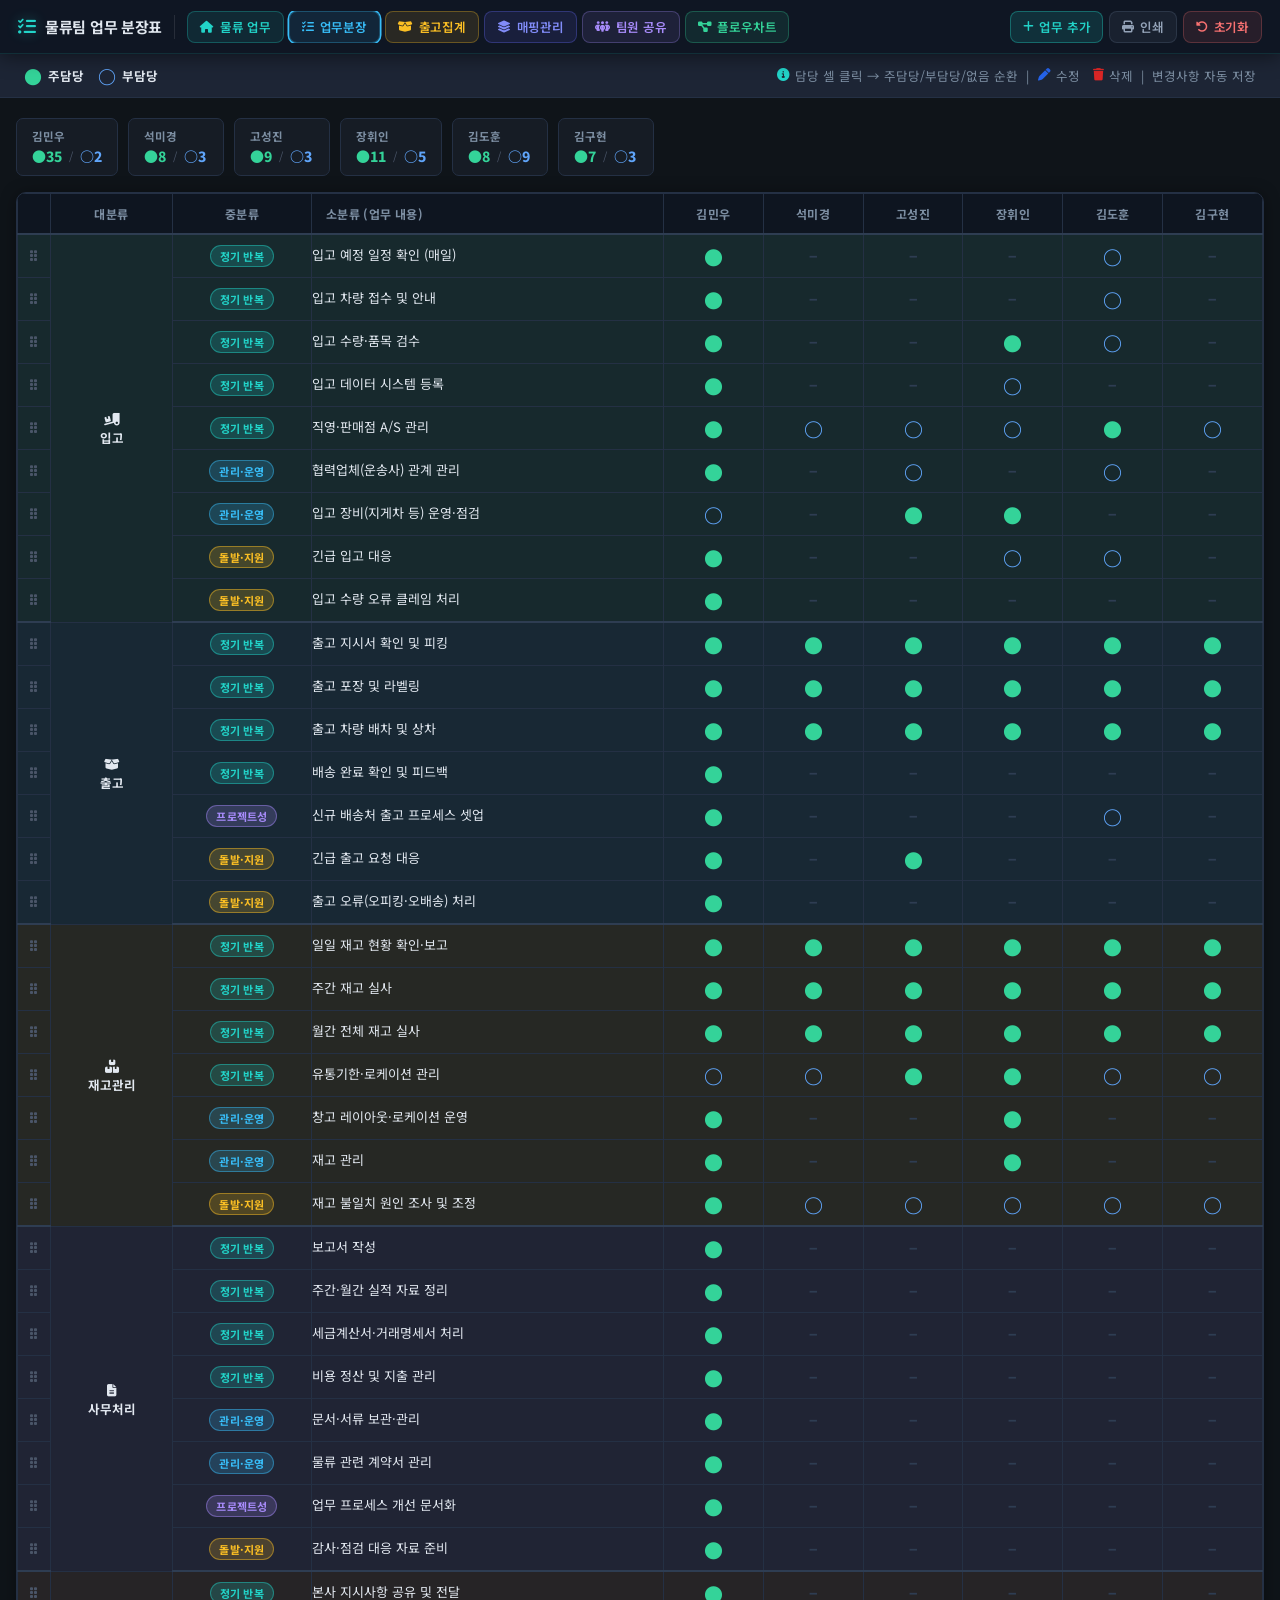
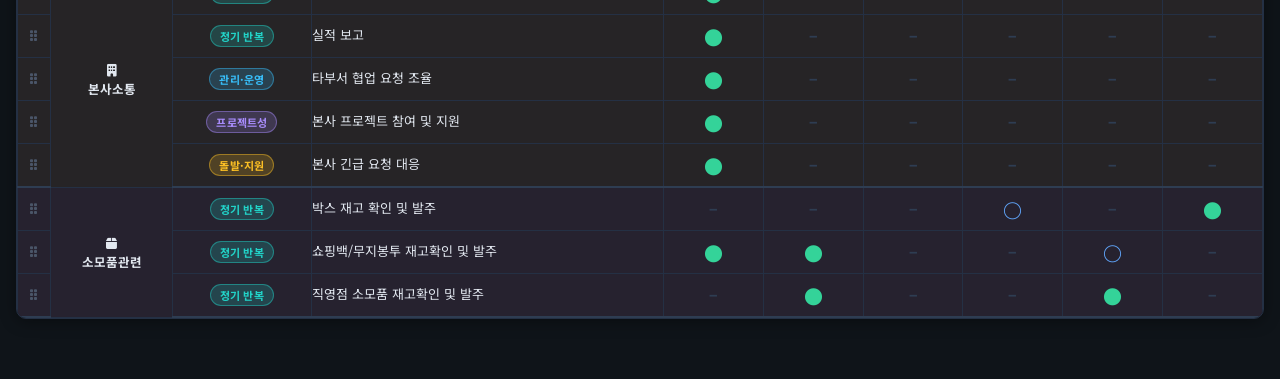
<file: duty.html>
<!DOCTYPE html>
<html lang="ko">
<head>
  <meta charset="UTF-8"/>
  <meta name="viewport" content="width=device-width, initial-scale=1.0"/>
  <title>물류팀 업무 분장표</title>
  <link rel="stylesheet" href="css/duty.css?v=20260422b"/>
  <link rel="stylesheet" href="css/nav.css?v=20260422"/>
  <link rel="stylesheet" href="css/shared-header.css?v=20260426"/>
  <link rel="stylesheet" href="https://cdn.jsdelivr.net/npm/@fortawesome/fontawesome-free@6.4.0/css/all.min.css"/>
  <link href="https://fonts.googleapis.com/css2?family=Noto+Sans+KR:wght@300;400;500;600;700&display=swap" rel="stylesheet"/>
</head>
<body>

  <!-- 헤더 -->
  <header class="gh-header no-print">
    <div class="gh-inner">
      <div class="gh-logo">
        <i class="fas fa-list-check gh-logo-icon"></i>
        <span class="gh-title">물류팀 업무 분장표</span>
      </div>
      <div class="gh-divider"></div>
      <nav class="gh-nav">
        <a href="index.html"          class="gh-btn gh-btn-main">  <i class="fas fa-house"></i>            <span>물류 업무</span></a>
        <span class="gh-btn gh-btn-duty gh-active">                <i class="fas fa-list-check"></i>      <span>업무분장</span></span>
        <a href="shipment.html"       class="gh-btn gh-btn-ship">  <i class="fas fa-box-open"></i>        <span>출고집계</span></a>
        <a href="aggregator.html"     class="gh-btn gh-btn-agg">   <i class="fas fa-layer-group"></i>     <span>매핑관리</span></a>
        <a href="share.html"          class="gh-btn gh-btn-share"> <i class="fas fa-people-group"></i>    <span>팀원 공유</span></a>
        <a href="flow/flowchart.html" class="gh-btn gh-btn-flow">  <i class="fas fa-diagram-project"></i> <span>플로우차트</span></a>
        
        
</a>
      </nav>
      <div class="gh-actions">
        <button class="gh-btn gh-btn-add"   onclick="openAddModal()"><i class="fas fa-plus"></i>        <span>업무 추가</span></button>
        <button class="gh-btn gh-btn-print" onclick="window.print()"><i class="fas fa-print"></i>      <span>인쇄</span></button>
        <button class="gh-btn gh-btn-reset" onclick="resetAll()">   <i class="fas fa-rotate-left"></i> <span>초기화</span></button>
      </div>
    </div>
  </header>

  <!-- 안내 배너 -->
  <div class="duty-banner no-print">
    <span class="banner-legend">
      <span class="mark-primary">●</span> 주담당 &nbsp;
      <span class="mark-secondary">○</span> 부담당
    </span>
    <span class="banner-hint">
      <i class="fas fa-circle-info"></i>
      담당 셀 클릭 → 주담당/부담당/없음 순환 &nbsp;|&nbsp;
      <i class="fas fa-pen" style="color:#2563eb;"></i> 수정 &nbsp;
      <i class="fas fa-trash" style="color:#dc2626;"></i> 삭제 &nbsp;|&nbsp;
      변경사항 자동 저장
    </span>
  </div>

  <!-- 메인 테이블 -->
  <main class="duty-main">
    <div class="duty-table-wrap">
      <table class="duty-table" id="dutyTable">
        <thead>
          <tr class="thead-row">
            <th class="col-handle no-print"></th>
            <th class="col-cat1">대분류</th>
            <th class="col-cat2">중분류</th>
            <th class="col-task">소분류 (업무 내용)</th>
            <th class="col-member" data-member="김민우">김민우</th>
            <th class="col-member" data-member="석미경">석미경</th>
            <th class="col-member" data-member="고성진">고성진</th>
            <th class="col-member" data-member="장휘인">장휘인</th>
            <th class="col-member" data-member="김도훈">김도훈</th>
            <th class="col-member" data-member="김구현">김구현</th>
          </tr>
        </thead>
        <tbody id="dutyBody">
          <!-- JS로 생성 -->
        </tbody>
      </table>
    </div>
  </main>

  <!-- ── 업무 추가/수정 모달 ─────────────────────────── -->
  <div class="duty-modal-overlay" id="editModal">
    <div class="duty-modal">

      <div class="duty-modal-header">
        <span id="modalTitle"><i class="fas fa-pen-to-square"></i> 업무 추가</span>
        <button class="duty-modal-close" onclick="closeModal()"><i class="fas fa-xmark"></i></button>
      </div>

      <div class="duty-modal-body">
        <input type="hidden" id="modalRowId"/>

        <!-- 대분류 -->
        <div class="modal-field">
          <label class="modal-label"><i class="fas fa-layer-group"></i> 대분류</label>
          <select id="modalCat1" class="modal-select" onchange="toggleCat1New()"></select>
          <div id="cat1NewWrap" class="modal-new-wrap" style="display:none;">
            <input type="text" id="modalCat1New" class="modal-input" placeholder="새 대분류 이름 입력"/>
          </div>
        </div>

        <!-- 중분류 -->
        <div class="modal-field">
          <label class="modal-label"><i class="fas fa-tag"></i> 중분류</label>
          <select id="modalCat2" class="modal-select" onchange="toggleCat2New()"></select>
          <div id="cat2NewWrap" class="modal-new-wrap" style="display:none;">
            <input type="text" id="modalCat2New" class="modal-input" placeholder="새 중분류 이름 입력"/>
          </div>
        </div>

        <!-- 업무 내용 -->
        <div class="modal-field">
          <label class="modal-label"><i class="fas fa-file-lines"></i> 업무 내용 <span class="modal-required">*</span></label>
          <input type="text" id="modalTask" class="modal-input" placeholder="업무 내용을 입력하세요"/>
        </div>

        <!-- 담당자 설정 (JS로 동적 생성 – rebuildModalMembers()) -->
        <div class="modal-field">
          <label class="modal-label"><i class="fas fa-users"></i> 담당자 설정</label>
          <p class="modal-hint">클릭하여 주담당(●) / 부담당(○) / 없음(−) 순으로 변경</p>
          <div class="modal-members"><!-- JS가 채움 --></div>
        </div>
      </div>

      <div class="duty-modal-footer">
        <button class="duty-modal-btn btn-cancel" onclick="closeModal()">취소</button>
        <button class="duty-modal-btn btn-save" onclick="saveModal()"><i class="fas fa-check"></i> 저장</button>
      </div>

    </div>
  </div>

  <!-- 토스트 -->
  <div class="duty-toast" id="dutyToast"></div>

  <script src="js/members.js"></script>
  <script src="js/duty.js?v=20260422b"></script>
</body>
</html>
</file>
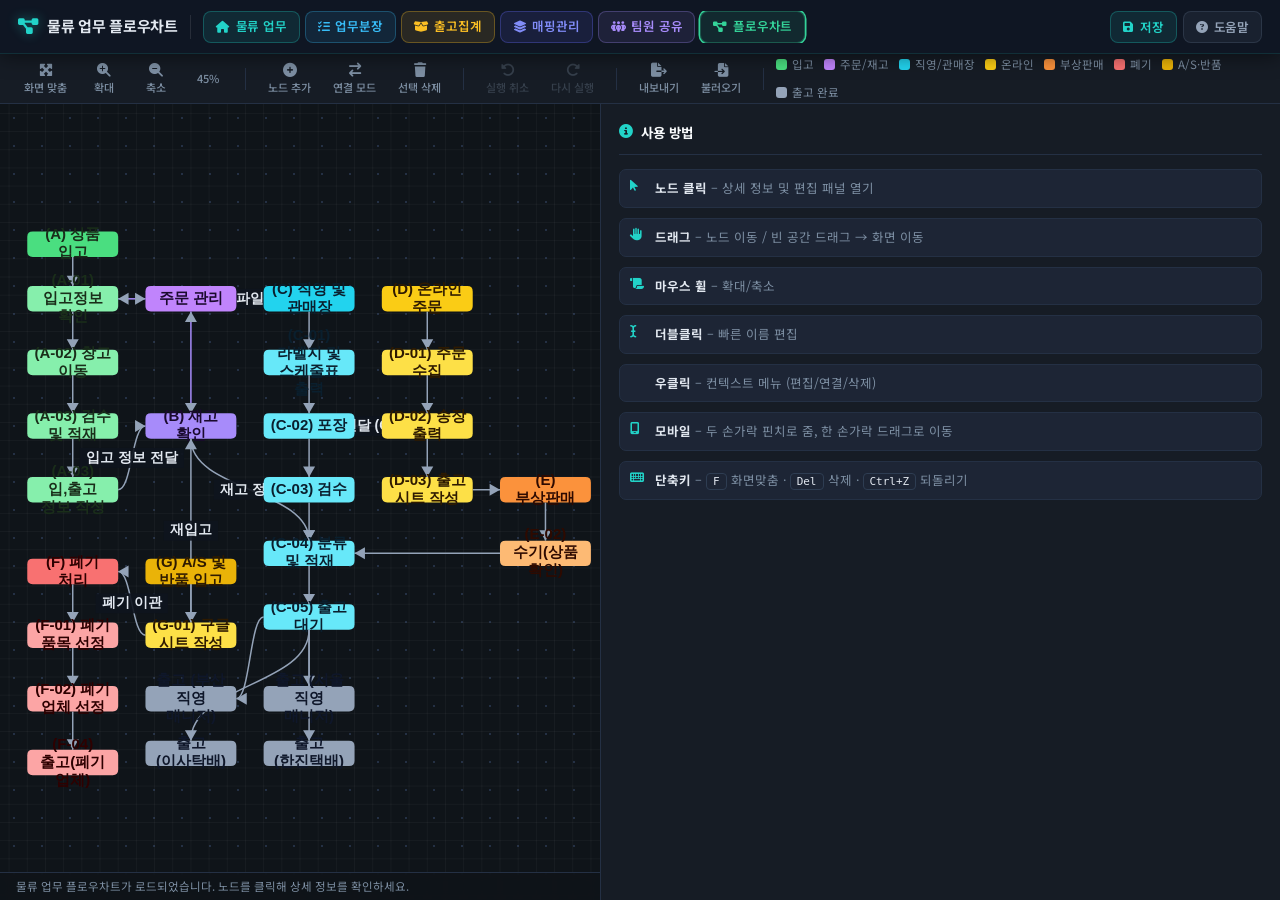
<file: flow/flowchart.html>
<!DOCTYPE html>
<html lang="ko">
<head>
  <meta charset="UTF-8"/>
  <meta name="viewport" content="width=device-width, initial-scale=1.0"/>
  <title>물류 업무 플로우차트</title>
  <link rel="stylesheet" href="../css/flow.css?v=20260422"/>
  <link rel="stylesheet" href="../css/nav.css?v=20260422"/>
  <link rel="stylesheet" href="../css/shared-header.css?v=20260426"/>
  <link rel="stylesheet" href="https://cdn.jsdelivr.net/npm/@fortawesome/fontawesome-free@6.4.0/css/all.min.css"/>
  <link href="https://fonts.googleapis.com/css2?family=Noto+Sans+KR:wght@300;400;500;600;700&display=swap" rel="stylesheet"/>
</head>
<body>

  <!-- ── 헤더 ───────────────────────────────────────── -->
  <header class="gh-header">
    <div class="gh-inner">
      <div class="gh-logo">
        <i class="fas fa-diagram-project gh-logo-icon"></i>
        <span class="gh-title">물류 업무 플로우차트</span>
      </div>
      <div class="gh-divider"></div>
      <nav class="gh-nav">
        <a href="../index.html"      class="gh-btn gh-btn-main">  <i class="fas fa-house"></i>            <span>물류 업무</span></a>
        <a href="../duty.html"       class="gh-btn gh-btn-duty">  <i class="fas fa-list-check"></i>      <span>업무분장</span></a>
        <a href="../shipment.html"   class="gh-btn gh-btn-ship">  <i class="fas fa-box-open"></i>        <span>출고집계</span></a>
        <a href="../aggregator.html" class="gh-btn gh-btn-agg">   <i class="fas fa-layer-group"></i>     <span>매핑관리</span></a>
        <a href="../share.html"      class="gh-btn gh-btn-share"> <i class="fas fa-people-group"></i>    <span>팀원 공유</span></a>
        <span class="gh-btn gh-btn-flow gh-active">               <i class="fas fa-diagram-project"></i> <span>플로우차트</span></span>
      
      </nav>
      <div class="gh-actions">
        <button class="gh-btn gh-btn-save"  id="btnSave"><i class="fas fa-floppy-disk"></i>    <span>저장</span></button>
        <button class="gh-btn gh-btn-print" id="btnHelp"><i class="fas fa-circle-question"></i> <span>도움말</span></button>
      </div>
    </div>
  </header>

  <!-- ── 툴바 ───────────────────────────────────────── -->
  <div class="toolbar">
    <div class="toolbar-group">
      <button class="tool-btn" id="btnFit" title="화면 맞춤 (F)"><i class="fas fa-maximize"></i>화면 맞춤</button>
      <button class="tool-btn" id="btnZoomIn" title="확대 (+)"><i class="fas fa-magnifying-glass-plus"></i>확대</button>
      <button class="tool-btn" id="btnZoomOut" title="축소 (-)"><i class="fas fa-magnifying-glass-minus"></i>축소</button>
      <span class="tool-btn" id="zoomLabel" style="cursor:default;min-width:50px;justify-content:center;">100%</span>
    </div>
    <div class="toolbar-sep"></div>
    <div class="toolbar-group">
      <button class="tool-btn" id="btnAddNode"><i class="fas fa-circle-plus"></i>노드 추가</button>
      <button class="tool-btn" id="btnConnect"><i class="fas fa-arrow-right-arrow-left"></i>연결 모드</button>
      <button class="tool-btn danger" id="btnDeleteSelected"><i class="fas fa-trash"></i>선택 삭제</button>
    </div>
    <div class="toolbar-sep"></div>
    <div class="toolbar-group">
      <button class="tool-btn" id="btnUndo" disabled><i class="fas fa-rotate-left"></i>실행 취소</button>
      <button class="tool-btn" id="btnRedo" disabled><i class="fas fa-rotate-right"></i>다시 실행</button>
    </div>
    <div class="toolbar-sep"></div>
    <div class="toolbar-group">
      <button class="tool-btn" id="btnExport"><i class="fas fa-file-export"></i>내보내기</button>
      <button class="tool-btn" id="btnImport"><i class="fas fa-file-import"></i>불러오기</button>
    </div>
    <div class="toolbar-sep"></div>
    <!-- 범례 -->
    <div class="toolbar-group legend" id="legendWrap">
      <span class="leg-item" style="--c:#4ade80">입고</span>
      <span class="leg-item" style="--c:#c084fc">주문/재고</span>
      <span class="leg-item" style="--c:#22d3ee">직영/관매장</span>
      <span class="leg-item" style="--c:#facc15">온라인</span>
      <span class="leg-item" style="--c:#fb923c">부상판매</span>
      <span class="leg-item" style="--c:#f87171">폐기</span>
      <span class="leg-item" style="--c:#eab308">A/S·반품</span>
      <span class="leg-item" style="--c:#94a3b8">출고 완료</span>
    </div>
  </div>

  <!-- ── 앱 본체 ─────────────────────────────────────── -->
  <div class="app-body">

    <!-- 캔버스 영역 -->
    <div class="canvas-wrap">
      <canvas id="flowCanvas"></canvas>

      <!-- 상태바 -->
      <div class="status-bar">
        <span id="statusMsg">노드를 클릭하면 상세 정보가 표시됩니다.</span>
        <span id="zoomStatus"></span>
      </div>

      <!-- 컨텍스트 메뉴 -->
      <div class="ctx-menu" id="ctxMenu">
        <div class="ctx-item" id="ctxEdit"><i class="fas fa-pen"></i> 편집</div>
        <div class="ctx-item" id="ctxConnect"><i class="fas fa-arrow-right-arrow-left"></i> 연결하기</div>
        <div class="ctx-sep"></div>
        <div class="ctx-item danger" id="ctxDelete"><i class="fas fa-trash"></i> 삭제</div>
      </div>

      <!-- 인라인 편집 -->
      <div class="inline-edit hidden" id="inlineEdit">
        <input type="text" id="inlineInput" placeholder="업무명 입력"/>
        <button id="inlineConfirm"><i class="fas fa-check"></i></button>
      </div>
    </div>

    <!-- 사이드 패널 -->
    <div class="side-panel" id="sidePanel">

      <!-- 가이드 패널 -->
      <div class="panel-section" id="panelGuide">
        <div class="panel-title"><i class="fas fa-circle-info"></i> 사용 방법</div>
        <ul class="guide-list">
          <li><i class="fas fa-mouse-pointer"></i><span><b>노드 클릭</b> – 상세 정보 및 편집 패널 열기</span></li>
          <li><i class="fas fa-hand"></i><span><b>드래그</b> – 노드 이동 / 빈 공간 드래그 → 화면 이동</span></li>
          <li><i class="fas fa-scroll"></i><span><b>마우스 휠</b> – 확대/축소</span></li>
          <li><i class="fas fa-i-cursor"></i><span><b>더블클릭</b> – 빠른 이름 편집</span></li>
          <li><i class="fas fa-right-click"></i><span><b>우클릭</b> – 컨텍스트 메뉴 (편집/연결/삭제)</span></li>
          <li><i class="fas fa-mobile-screen"></i><span><b>모바일</b> – 두 손가락 핀치로 줌, 한 손가락 드래그로 이동</span></li>
          <li><i class="fas fa-keyboard"></i><span><b>단축키</b> – <kbd>F</kbd> 화면맞춤 · <kbd>Del</kbd> 삭제 · <kbd>Ctrl+Z</kbd> 되돌리기</span></li>
        </ul>
      </div>

      <!-- 노드 편집 패널 -->
      <div class="panel-section hidden" id="panelNode">
        <div class="panel-title">
          <i class="fas fa-pen-to-square"></i> 노드 편집
          <button class="close-panel" id="btnCloseSide" title="닫기"><i class="fas fa-xmark"></i></button>
        </div>

        <div class="form-group">
          <label>그룹 <span class="hint">(색상 팔레트와 연동)</span></label>
          <select id="nodeGroup">
            <option value="A">입고 프로세스</option>
            <option value="ORDER">주문/재고 관리</option>
            <option value="C">직영/관매장 출고</option>
            <option value="D">온라인 주문</option>
            <option value="E">부상판매</option>
            <option value="F">폐기 처리</option>
            <option value="G">A/S 및 반품</option>
            <option value="OUT">출고 완료</option>
          </select>
        </div>

        <div class="form-group">
          <label>노드 ID <span class="hint">(연결선에 사용)</span></label>
          <input type="text" id="nodeId" placeholder="예: A-01"/>
        </div>

        <div class="form-group">
          <label>업무명 <span class="required">*</span></label>
          <input type="text" id="nodeLabel" placeholder="업무 이름 입력"/>
        </div>

        <div class="form-group">
          <label>색상</label>
          <div class="color-row">
            <div>
              <label>배경색</label>
              <div class="color-picker-wrap">
                <input type="color" id="nodeColor" value="#4ade80"/>
                <span id="nodeColorHex" style="font-size:12px;color:var(--text2);">#4ade80</span>
              </div>
            </div>
            <div>
              <label>텍스트색</label>
              <div class="color-picker-wrap">
                <input type="color" id="nodeTextColor" value="#1a2e1a"/>
                <span id="nodeTextHex" style="font-size:12px;color:var(--text2);">#1a2e1a</span>
              </div>
            </div>
          </div>
          <div class="color-presets" id="colorPresets" style="margin-top:8px;"></div>
        </div>

        <div class="form-group">
          <label>업무 설명</label>
          <textarea id="nodeDesc" rows="14" placeholder="업무 설명, 주요 업무, 참고사항 등을 입력하세요." style="min-height:260px;"></textarea>
        </div>

        <div class="form-group">
          <label>연결된 흐름</label>
          <div class="edge-list" id="connectedEdges"></div>
        </div>

        <div class="form-actions">
          <button class="btn btn-primary w-full" id="btnApplyNode"><i class="fas fa-check"></i> 변경사항 적용</button>
          <button class="btn btn-danger w-full mt-sm" id="btnDeleteNode"><i class="fas fa-trash"></i> 이 노드 삭제</button>
        </div>
      </div>

      <!-- 연결선 편집 패널 -->
      <div class="panel-section hidden" id="panelEdge">
        <div class="panel-title">
          <i class="fas fa-arrow-right-arrow-left"></i> 연결선 편집
          <button class="close-panel" id="btnCloseSideEdge" title="닫기"><i class="fas fa-xmark"></i></button>
        </div>

        <div class="edge-info" id="edgeInfo"></div>

        <div class="form-group">
          <label>라벨 텍스트 <span class="hint">(선 위에 표시)</span></label>
          <input type="text" id="edgeLabel" placeholder="예: 정보 전달, PDF 전송 등"/>
        </div>

        <div class="form-group">
          <label><input type="checkbox" id="edgeBidirectional"/> 양방향 화살표</label>
        </div>

        <div class="form-actions">
          <button class="btn btn-primary w-full" id="btnApplyEdge"><i class="fas fa-check"></i> 변경사항 적용</button>
          <button class="btn btn-danger w-full mt-sm" id="btnDeleteEdge"><i class="fas fa-trash"></i> 이 연결선 삭제</button>
        </div>
      </div>

    </div><!-- /side-panel -->
  </div><!-- /app-body -->

  <!-- ── 노드 추가 모달 ────────────────────────────── -->
  <div class="modal-overlay hidden" id="modalAddNode">
    <div class="modal">
      <div class="modal-header">
        <h2><i class="fas fa-circle-plus"></i> 새 노드 추가</h2>
        <button class="modal-close" id="btnCloseAddNode"><i class="fas fa-xmark"></i></button>
      </div>
      <div class="modal-body">
        <div class="form-group">
          <label>그룹</label>
          <select id="newNodeGroup">
            <option value="A">입고 프로세스</option>
            <option value="ORDER">주문/재고 관리</option>
            <option value="C">직영/관매장 출고</option>
            <option value="D">온라인 주문</option>
            <option value="E">부상판매</option>
            <option value="F">폐기 처리</option>
            <option value="G">A/S 및 반품</option>
            <option value="OUT">출고 완료</option>
          </select>
        </div>
        <div class="form-group">
          <label>노드 ID <span class="hint">(비워두면 자동 생성)</span></label>
          <input type="text" id="newNodeId" placeholder="예: A-04"/>
        </div>
        <div class="form-group">
          <label>업무명 <span class="required">*</span></label>
          <input type="text" id="newNodeLabel" placeholder="업무 이름을 입력하세요"/>
        </div>
        <div class="form-group">
          <label>업무 설명</label>
          <textarea id="newNodeDesc" rows="4" placeholder="업무 설명, 주요 업무, 참고사항 등"></textarea>
        </div>
      </div>
      <div class="modal-footer">
        <button class="btn btn-ghost" id="btnCancelAddNode">취소</button>
        <button class="btn btn-primary" id="btnConfirmAddNode"><i class="fas fa-plus"></i> 추가</button>
      </div>
    </div>
  </div>

  <!-- ── JSON 모달 ──────────────────────────────────── -->
  <div class="modal-overlay hidden" id="modalJson">
    <div class="modal modal-wide">
      <div class="modal-header">
        <h2 id="modalJsonTitle"><i class="fas fa-file-code"></i> JSON</h2>
        <button class="modal-close" id="btnCloseJson"><i class="fas fa-xmark"></i></button>
      </div>
      <div class="modal-body">
        <textarea id="jsonTextarea" rows="18" style="height:360px;" placeholder="JSON 데이터를 붙여넣으세요..."></textarea>
      </div>
      <div class="modal-footer">
        <button class="btn btn-ghost" id="btnCloseJson2">닫기</button>
        <button class="btn btn-outline" id="btnCopyJson"><i class="fas fa-copy"></i> 클립보드 복사</button>
        <button class="btn btn-primary hidden" id="btnLoadJson"><i class="fas fa-upload"></i> 불러오기</button>
      </div>
    </div>
  </div>

  <!-- ── 도움말 모달 ────────────────────────────────── -->
  <div class="modal-overlay hidden" id="modalHelp">
    <div class="modal">
      <div class="modal-header">
        <h2><i class="fas fa-circle-question"></i> 도움말</h2>
        <button class="modal-close" id="btnCloseHelp"><i class="fas fa-xmark"></i></button>
      </div>
      <div class="modal-body help-body">
        <h3><i class="fas fa-mouse"></i> 마우스 조작</h3>
        <table class="help-table">
          <tr><td>클릭</td><td>노드/연결선 선택</td></tr>
          <tr><td>드래그</td><td>노드 이동</td></tr>
          <tr><td>빈 공간 드래그</td><td>화면 이동 (패닝)</td></tr>
          <tr><td>마우스 휠</td><td>확대/축소</td></tr>
          <tr><td>더블클릭</td><td>인라인 이름 편집</td></tr>
          <tr><td>우클릭</td><td>컨텍스트 메뉴</td></tr>
        </table>
        <h3><i class="fas fa-keyboard"></i> 키보드 단축키</h3>
        <table class="help-table">
          <tr><td><kbd>F</kbd></td><td>화면 맞춤</td></tr>
          <tr><td><kbd>Del</kbd> / <kbd>Backspace</kbd></td><td>선택 항목 삭제</td></tr>
          <tr><td><kbd>Ctrl</kbd>+<kbd>Z</kbd></td><td>실행 취소</td></tr>
          <tr><td><kbd>Ctrl</kbd>+<kbd>Y</kbd></td><td>다시 실행</td></tr>
          <tr><td><kbd>Ctrl</kbd>+<kbd>S</kbd></td><td>저장</td></tr>
          <tr><td><kbd>Esc</kbd></td><td>연결 모드 해제 / 선택 해제</td></tr>
        </table>
        <h3><i class="fas fa-mobile"></i> 모바일 제스처</h3>
        <ul>
          <li><strong>한 손가락 드래그</strong> – 노드 이동 / 화면 이동</li>
          <li><strong>두 손가락 핀치</strong> – 확대/축소</li>
          <li><strong>탭</strong> – 노드 선택</li>
        </ul>
      </div>
      <div class="modal-footer">
        <button class="btn btn-primary" id="btnCloseHelp2">확인</button>
      </div>
    </div>
  </div>

  <!-- 토스트 컨테이너 -->
  <div class="toast-container" id="toastContainer"></div>

  <!-- 스크립트 -->
  <script src="flowData.js"></script>
  <script src="flowEditor.js"></script>
  <script src="app.js"></script>
</body>
</html>
</file>
<file: css/duty.css>
/* ════════════════════════════════════════════════════
   물류팀 업무 분장표 – 다크 네이비 테마
   ════════════════════════════════════════════════════ */
*, *::before, *::after { box-sizing: border-box; margin: 0; padding: 0; }

:root {
  /* ── 배경 팔레트 ── */
  --bg-base:      #0f1419;
  --bg-surface:   #161c25;
  --bg-elevated:  #1d2535;
  --bg-hover:     #222d3d;
  --bg-header:    #111720;

  /* ── 포인트 컬러 ── */
  --primary:      #22d3c8;
  --primary-lt:   rgba(34,211,200,0.12);
  --accent-glow:  rgba(34,211,200,0.15);

  /* ── 텍스트 ── */
  --text-main:    #e2e8f0;
  --text-sub:     #7d8fa3;
  --text-muted:   #4a5568;
  --text-bright:  #f8fafc;

  /* ── 보더 ── */
  --border:       #243044;
  --border2:      #2e3d52;

  /* ── 대분류별 다크 색상 ── */
  --c-inbound:    rgba(52,211,153,0.07);   /* 입고: 민트 */
  --c-outbound:   rgba(56,189,248,0.07);   /* 출고: 스카이블루 */
  --c-stock:      rgba(251,191,36,0.07);   /* 재고관리: 앰버 */
  --c-admin:      rgba(167,139,250,0.07);  /* 사무처리: 퍼플 */
  --c-hq:         rgba(251,146,60,0.07);   /* 본사소통: 오렌지 */
  --c-supply:     rgba(244,114,182,0.07);  /* 소모품: 핑크 */

  /* ── 담당 마크 색상 ── */
  --mark-primary:   #34d399;
  --mark-secondary: #60a5fa;
  --mark-none:      #2e3d52;

  /* ── 레이아웃 ── */
  --radius:     10px;
  --radius-sm:  7px;
  --shadow:     0 2px 16px rgba(0,0,0,0.4);
  --shadow-lg:  0 8px 40px rgba(0,0,0,0.55);
  --trans:      0.15s ease;
  --header-h:   58px;
  --banner-h:   44px;
  --font:       "Noto Sans KR", system-ui, sans-serif;

  /* 호환성 */
  --surface:    #161c25;
  --bg:         #0f1419;
}

html, body {
  font-family: var(--font);
  background: var(--bg-base);
  color: var(--text-main);
  min-height: 100vh;
}

/* ════════════════════════════════
   헤더
   ════════════════════════════════ */
.duty-header {
  position: sticky;
  top: 0;
  z-index: 100;
  background: var(--bg-header);
  border-bottom: 1px solid var(--border);
  box-shadow: 0 2px 16px rgba(0,0,0,0.4);
  height: var(--header-h);
}
.duty-header-inner {
  max-width: 1400px;
  margin: 0 auto;
  height: 100%;
  display: flex;
  align-items: center;
  justify-content: space-between;
  padding: 0 20px;
  gap: 12px;
}
.duty-header-left {
  display: flex;
  align-items: center;
  gap: 10px;
}
.duty-back-btn {
  display: flex;
  align-items: center;
  justify-content: center;
  width: 34px;
  height: 34px;
  border-radius: 50%;
  background: var(--bg-elevated);
  color: var(--text-sub);
  text-decoration: none;
  font-size: 14px;
  border: 1px solid var(--border);
  transition: all var(--trans);
}
.duty-back-btn:hover {
  background: var(--bg-hover);
  color: var(--primary);
  border-color: var(--primary);
}
.duty-logo-icon {
  font-size: 20px;
  color: var(--primary);
}
.duty-title {
  font-size: 16px;
  font-weight: 700;
  color: var(--text-bright);
  white-space: nowrap;
  letter-spacing: -0.3px;
}
.duty-header-right {
  display: flex;
  align-items: center;
  gap: 6px;
}
.duty-nav-btn {
  display: inline-flex;
  align-items: center;
  gap: 6px;
  padding: 7px 13px;
  border-radius: var(--radius-sm);
  font-size: 12.5px;
  font-weight: 600;
  font-family: var(--font);
  border: 1px solid transparent;
  cursor: pointer;
  text-decoration: none;
  transition: all var(--trans);
  white-space: nowrap;
}
.btn-main   { background: rgba(34,211,200,0.10); color: var(--primary); border-color: rgba(34,211,200,0.25); }
.btn-main:hover { background: rgba(34,211,200,0.20); border-color: var(--primary); }
.btn-add    { background: rgba(52,211,153,0.18); color: #34d399; border-color: rgba(52,211,153,0.35); }
.btn-add:hover { background: rgba(52,211,153,0.28); border-color: #34d399; }
.btn-share     { background: rgba(167,139,250,0.15); color: #a78bfa; border-color: rgba(167,139,250,0.3); }
.btn-share:hover { background: rgba(167,139,250,0.25); border-color: #a78bfa; }
.btn-shipment    { background: rgba(251,191,36,0.13); color: #fbbf24; border-color: rgba(251,191,36,0.3); }
.btn-shipment:hover  { background: rgba(251,191,36,0.23); border-color: #fbbf24; }
.btn-aggregator  { background: rgba(167,139,250,0.13); color: #c4b5fd; border-color: rgba(167,139,250,0.3); }
.btn-aggregator:hover { background: rgba(167,139,250,0.23); border-color: #c4b5fd; }
.btn-flow   { background: rgba(34,211,200,0.12); color: var(--primary); border-color: rgba(34,211,200,0.25); }
.btn-flow:hover { background: rgba(34,211,200,0.22); border-color: var(--primary); }
.btn-print  { background: var(--bg-elevated); color: var(--text-sub); border-color: var(--border2); }
.btn-print:hover { background: var(--bg-hover); color: var(--text-main); }
.btn-reset  { background: rgba(248,113,113,0.12); color: #f87171; border-color: rgba(248,113,113,0.25); }
.btn-reset:hover { background: rgba(248,113,113,0.22); border-color: #f87171; }

/* ════════════════════════════════
   안내 배너
   ════════════════════════════════ */
.duty-banner {
  background: var(--bg-elevated);
  border-bottom: 1px solid var(--border);
  height: var(--banner-h);
  display: flex;
  align-items: center;
  justify-content: space-between;
  padding: 0 24px;
  font-size: 12.5px;
  gap: 12px;
  flex-wrap: wrap;
}
.banner-legend {
  display: flex;
  align-items: center;
  gap: 6px;
  font-weight: 700;
  color: var(--text-main);
}
.mark-primary   { font-size: 18px; color: var(--mark-primary);   font-weight: 900; }
.mark-secondary { font-size: 18px; color: var(--mark-secondary); font-weight: 900; }
.banner-hint {
  color: var(--text-sub);
  display: flex;
  align-items: center;
  gap: 5px;
}
.banner-hint i { color: var(--primary); }

/* ════════════════════════════════
   메인 영역
   ════════════════════════════════ */
.duty-main {
  max-width: 1400px;
  margin: 0 auto;
  padding: 20px 16px 60px;
}

/* ════════════════════════════════
   테이블 래퍼
   ════════════════════════════════ */
.duty-table-wrap {
  background: var(--bg-surface);
  border-radius: var(--radius);
  box-shadow: var(--shadow);
  overflow: auto;
  border: 1px solid var(--border);
}

/* ════════════════════════════════
   테이블
   ════════════════════════════════ */
.duty-table {
  width: 100%;
  min-width: 860px;
  border-collapse: collapse;
  font-size: 13px;
}
.duty-table th,
.duty-table td {
  border: 1px solid var(--border);
  padding: 0;
  vertical-align: middle;
}

/* 헤더 행 */
.thead-row th {
  background: #0e1520;
  color: var(--text-sub);
  font-weight: 700;
  font-size: 12px;
  text-align: center;
  padding: 11px 10px;
  letter-spacing: 0.4px;
  text-transform: uppercase;
  white-space: nowrap;
  position: sticky;
  top: 0;
  z-index: 10;
  border-bottom: 2px solid var(--border2);
}
.thead-row th.col-cat1  { min-width: 88px; }
.thead-row th.col-cat2  { min-width: 100px; }
.thead-row th.col-task  { min-width: 220px; text-align: left; padding-left: 14px; }
.thead-row th.col-member{ min-width: 72px; }

/* 데이터 셀 */
.cat1-cell {
  font-weight: 700;
  font-size: 12.5px;
  text-align: center;
  padding: 10px 8px;
  white-space: nowrap;
  vertical-align: middle;
  color: var(--text-main);
}
.cat2-cell {
  font-weight: 600;
  font-size: 11.5px;
  text-align: center;
  color: var(--text-sub);
  padding: 8px 6px;
  white-space: nowrap;
  vertical-align: middle;
}
.task-cell {
  padding: 10px 14px;
  font-size: 13px;
  color: var(--text-main);
  line-height: 1.5;
}

/* 대분류 행 배경 (다크 버전) - 텍스트색 명시 필수 */
tr.cat-입고      td { background: var(--c-inbound);  color: var(--text-main); }
tr.cat-출고      td { background: var(--c-outbound); color: var(--text-main); }
tr.cat-재고관리  td { background: var(--c-stock);    color: var(--text-main); }
tr.cat-사무처리  td { background: var(--c-admin);    color: var(--text-main); }
tr.cat-본사소통  td { background: var(--c-hq);       color: var(--text-main); }
tr.cat-소모품관련 td { background: var(--c-supply);  color: var(--text-main); }
tr.cat-extra1  td { background: rgba(34,211,200,0.06);  color: var(--text-main); }
tr.cat-extra2  td { background: rgba(96,165,250,0.06);  color: var(--text-main); }
tr.cat-extra3  td { background: rgba(192,132,252,0.06); color: var(--text-main); }
tr.cat-extra4  td { background: rgba(251,191,36,0.06);  color: var(--text-main); }

/* 중분류 뱃지 – 공통 */
.cat2-badge {
  display: inline-block;
  padding: 2px 9px;
  border-radius: 20px;
  font-size: 11px;
  font-weight: 700;
  letter-spacing: 0.2px;
  white-space: nowrap;
}
/* 정기 반복 – 청록 */
.cat2-badge.cat2-regular {
  background: rgba(34,211,200,0.2) !important;
  color: #22d3c8 !important;
  border: 1px solid rgba(34,211,200,0.45) !important;
}
/* 관리·운영 – 스카이블루 */
.cat2-badge.cat2-manage {
  background: rgba(56,189,248,0.2) !important;
  color: #38bdf8 !important;
  border: 1px solid rgba(56,189,248,0.45) !important;
}
/* 프로젝트성 – 퍼플 */
.cat2-badge.cat2-project {
  background: rgba(167,139,250,0.2) !important;
  color: #a78bfa !important;
  border: 1px solid rgba(167,139,250,0.45) !important;
}
/* 돌발·지원 – 앰버 */
.cat2-badge.cat2-urgent {
  background: rgba(251,191,36,0.2) !important;
  color: #fbbf24 !important;
  border: 1px solid rgba(251,191,36,0.45) !important;
}
/* 기타 (신규 추가된 중분류) */
.cat2-badge.cat2-etc {
  background: rgba(148,163,184,0.15) !important;
  color: #94a3b8 !important;
  border: 1px solid rgba(148,163,184,0.35) !important;
}

/* ════════════════════════════════
   담당 셀
   ════════════════════════════════ */
.mark-cell {
  text-align: center;
  cursor: pointer;
  user-select: none;
  transition: background var(--trans);
  position: relative;
}
.mark-cell:hover { background: rgba(255,255,255,0.04); }
.mark-cell:active { transform: scale(0.92); }

.mark-btn {
  display: flex;
  align-items: center;
  justify-content: center;
  width: 100%;
  height: 100%;
  min-height: 42px;
  font-size: 19px;
  font-weight: 900;
  transition: color var(--trans), opacity var(--trans);
  border: none;
  background: transparent;
  cursor: pointer;
  font-family: var(--font);
  position: relative;
}
.mark-btn[data-state="primary"]   { color: var(--mark-primary); }
.mark-btn[data-state="secondary"] { color: var(--mark-secondary); }
.mark-btn[data-state="none"]      { color: var(--mark-none); font-size: 14px; }

/* 호버 툴팁 */
.mark-btn::after {
  content: attr(data-tip);
  position: absolute;
  bottom: calc(100% + 6px);
  left: 50%;
  transform: translateX(-50%);
  background: var(--bg-base);
  color: var(--text-main);
  border: 1px solid var(--border2);
  font-size: 11px;
  font-weight: 600;
  padding: 3px 8px;
  border-radius: 4px;
  white-space: nowrap;
  pointer-events: none;
  opacity: 0;
  transition: opacity 0.15s;
  z-index: 20;
}
.mark-btn:hover::after { opacity: 1; }

/* ════════════════════════════════
   업무 셀 편집/삭제 버튼
   ════════════════════════════════ */
.task-cell { position: relative; }
.task-cell:hover .task-actions { opacity: 1; }
.task-actions {
  display: inline-flex;
  align-items: center;
  gap: 4px;
  opacity: 0;
  transition: opacity var(--trans);
  margin-left: 8px;
  vertical-align: middle;
}
.task-action-btn {
  display: inline-flex;
  align-items: center;
  justify-content: center;
  width: 26px; height: 26px;
  border: none;
  border-radius: 5px;
  cursor: pointer;
  font-size: 11px;
  transition: background var(--trans), color var(--trans);
}
.edit-btn { background: rgba(96,165,250,0.15); color: #60a5fa; }
.edit-btn:hover { background: #60a5fa; color: #0f1419; }
.del-btn  { background: rgba(248,113,113,0.15); color: #f87171; }
.del-btn:hover  { background: #f87171; color: #0f1419; }

/* 대분류 구분선 */
tr.cat1-last-row td { border-bottom: 2px solid var(--border2) !important; }

/* ════════════════════════════════
   드래그앤드롭
   ════════════════════════════════ */

/* 드래그 핸들 셀 */
.drag-handle-cell {
  width: 28px;
  min-width: 28px;
  text-align: center;
  padding: 0 4px !important;
  vertical-align: middle;
}
.drag-handle {
  display: inline-flex;
  align-items: center;
  justify-content: center;
  width: 24px;
  height: 28px;
  color: var(--text-muted);
  cursor: grab;
  border-radius: 4px;
  transition: color var(--trans), background var(--trans);
  font-size: 12px;
}
.drag-handle:hover {
  color: var(--primary);
  background: var(--primary-lt);
}
.drag-handle:active { cursor: grabbing; }

/* 드래그 중인 행 */
tr.drag-dragging {
  opacity: 0.35;
}
tr.drag-dragging td {
  background: var(--bg-elevated) !important;
}

/* 드롭 위치 인디케이터 */
.drag-drop-indicator td {
  padding: 0 !important;
  border: none !important;
  background: transparent !important;
  height: 0 !important;
}
.drag-indicator-line {
  height: 2px;
  background: var(--primary);
  border-radius: 2px;
  box-shadow: 0 0 8px var(--primary);
  animation: indicatorPulse 0.6s ease infinite alternate;
}
@keyframes indicatorPulse {
  from { opacity: 0.7; }
  to   { opacity: 1; }
}

/* 드래그 호버 행 */
tr.drag-over-top td,
tr.drag-over-bottom td {
  background: rgba(34,211,200,0.06) !important;
}

/* 헤더에 드래그 핸들 컬럼 추가 */
.thead-row th.col-handle {
  width: 28px;
  min-width: 28px;
  padding: 0;
}

/* ════════════════════════════════
   통계 요약 바
   ════════════════════════════════ */
.duty-stats {
  display: flex;
  gap: 10px;
  flex-wrap: wrap;
  margin-bottom: 16px;
}
.stat-card {
  background: var(--bg-surface);
  border: 1px solid var(--border);
  border-radius: var(--radius-sm);
  padding: 9px 15px;
  display: flex;
  flex-direction: column;
  gap: 2px;
  min-width: 96px;
  transition: border-color var(--trans);
}
.stat-card:hover { border-color: var(--border2); }
.stat-name { font-size: 11.5px; font-weight: 700; color: var(--text-sub); }
.stat-counts { display: flex; gap: 7px; align-items: center; }
.stat-primary   { font-size: 14px; font-weight: 800; color: var(--mark-primary); }
.stat-secondary { font-size: 14px; font-weight: 800; color: var(--mark-secondary); }
.stat-label     { font-size: 11px; color: var(--text-muted); }

/* ════════════════════════════════
   모달
   ════════════════════════════════ */
.duty-modal-overlay {
  position: fixed;
  inset: 0;
  background: rgba(0,0,0,0.65);
  z-index: 9000;
  display: none;
  align-items: center;
  justify-content: center;
  padding: 16px;
  backdrop-filter: blur(4px);
}
.duty-modal-overlay.show {
  display: flex;
}
.duty-modal {
  background: var(--bg-surface);
  border: 1px solid var(--border2);
  border-radius: 12px;
  width: min(520px, 100%);
  max-height: 90vh;
  display: flex;
  flex-direction: column;
  box-shadow: 0 24px 64px rgba(0,0,0,0.6);
  animation: modalIn 0.18s ease;
}
@keyframes modalIn {
  from { opacity: 0; transform: scale(0.95) translateY(10px); }
  to   { opacity: 1; transform: scale(1)    translateY(0); }
}
.duty-modal-header {
  display: flex;
  align-items: center;
  justify-content: space-between;
  padding: 14px 18px;
  border-bottom: 1px solid var(--border);
  background: var(--bg-elevated);
  border-radius: 12px 12px 0 0;
  font-size: 14px;
  font-weight: 700;
  color: var(--text-bright);
}
.duty-modal-header i { color: var(--primary); margin-right: 6px; }
.duty-modal-close {
  background: none; border: none; cursor: pointer;
  font-size: 15px; color: var(--text-sub); padding: 4px 6px;
  border-radius: 4px; transition: color var(--trans), background var(--trans);
}
.duty-modal-close:hover { color: var(--text-main); background: var(--bg-hover); }

.duty-modal-body {
  padding: 18px;
  overflow-y: auto;
  flex: 1;
  display: flex;
  flex-direction: column;
  gap: 14px;
}
.modal-field { display: flex; flex-direction: column; gap: 6px; }
.modal-label {
  font-size: 11px;
  font-weight: 700;
  color: var(--text-sub);
  text-transform: uppercase;
  letter-spacing: 0.4px;
  display: flex;
  align-items: center;
  gap: 6px;
}
.modal-label i { color: var(--primary); }
.modal-required { color: #f87171; }
.modal-hint { font-size: 11px; color: var(--text-sub); margin-top: -2px; }

.modal-select,
.modal-input {
  width: 100%;
  padding: 9px 12px;
  border: 1px solid var(--border2);
  border-radius: var(--radius-sm);
  font-family: var(--font);
  font-size: 13.5px;
  color: var(--text-main);
  background: var(--bg-elevated);
  outline: none;
  transition: border-color var(--trans);
}
.modal-select option { background: #1d2535; color: var(--text-main); }
.modal-select:focus,
.modal-input:focus {
  border-color: var(--primary);
  box-shadow: 0 0 0 3px var(--accent-glow);
}
.modal-input::placeholder { color: var(--text-muted); }

.modal-new-wrap { margin-top: 6px; }

/* 담당자 설정 그리드 */
.modal-members {
  display: grid;
  grid-template-columns: repeat(3, 1fr);
  gap: 8px;
}
.modal-member-item {
  display: flex;
  flex-direction: column;
  align-items: center;
  gap: 6px;
  padding: 10px 8px;
  background: var(--bg-elevated);
  border-radius: var(--radius-sm);
  border: 1px solid var(--border);
  transition: border-color var(--trans);
}
.modal-member-item:hover { border-color: var(--border2); }
.modal-member-name {
  font-size: 11.5px;
  font-weight: 700;
  color: var(--text-sub);
}
.modal-mark-btn {
  width: 40px; height: 40px;
  border-radius: 50%;
  border: 2px solid transparent;
  font-size: 19px;
  font-weight: 900;
  cursor: pointer;
  font-family: var(--font);
  transition: all var(--trans);
  display: flex;
  align-items: center;
  justify-content: center;
}
.modal-mark-btn.state-primary {
  background: rgba(52,211,153,0.15);
  color: var(--mark-primary);
  border-color: var(--mark-primary);
}
.modal-mark-btn.state-secondary {
  background: rgba(96,165,250,0.15);
  color: var(--mark-secondary);
  border-color: var(--mark-secondary);
}
.modal-mark-btn.state-none {
  background: var(--bg-hover);
  color: var(--text-muted);
  border-color: var(--border);
  font-size: 15px;
}
.modal-mark-btn:hover { filter: brightness(1.15); transform: scale(1.08); }

.duty-modal-footer {
  display: flex;
  justify-content: flex-end;
  gap: 10px;
  padding: 13px 18px;
  border-top: 1px solid var(--border);
  background: var(--bg-elevated);
  border-radius: 0 0 12px 12px;
}
.duty-modal-btn {
  padding: 8px 18px;
  border: 1px solid transparent;
  border-radius: var(--radius-sm);
  font-family: var(--font);
  font-size: 13px;
  font-weight: 600;
  cursor: pointer;
  display: inline-flex;
  align-items: center;
  gap: 6px;
  transition: all var(--trans);
}
.btn-cancel {
  background: var(--bg-hover);
  color: var(--text-sub);
  border-color: var(--border2);
}
.btn-cancel:hover { color: var(--text-main); }
.btn-save {
  background: var(--primary);
  color: #0f1419;
  border-color: var(--primary);
  font-weight: 700;
}
.btn-save:hover { background: #1fbfb5; border-color: #1fbfb5; }

/* ════════════════════════════════
   토스트
   ════════════════════════════════ */
.duty-toast {
  position: fixed;
  bottom: 24px;
  left: 50%;
  transform: translateX(-50%) translateY(20px);
  background: var(--bg-elevated);
  color: var(--text-bright);
  border: 1px solid var(--border2);
  padding: 10px 22px;
  border-radius: 30px;
  font-size: 13px;
  font-weight: 600;
  opacity: 0;
  transition: opacity 0.2s, transform 0.2s;
  pointer-events: none;
  z-index: 9999;
  white-space: nowrap;
  box-shadow: var(--shadow-lg);
}
.duty-toast.show {
  opacity: 1;
  transform: translateX(-50%) translateY(0);
}

/* ════════════════════════════════
   인쇄
   ════════════════════════════════ */
@media print {
  .no-print, .duty-header, .duty-banner { display: none !important; }
  body { background: #fff; color: #000; }
  .duty-main { padding: 0; max-width: 100%; }
  .duty-table-wrap { box-shadow: none; border-radius: 0; overflow: visible; border: none; }
  .duty-table { font-size: 11px; }
  .duty-table th, .duty-table td { border: 1px solid #ccc; }
  .thead-row th { background: #f0f4f8 !important; color: #000 !important; }
  .mark-btn::after { display: none; }
  tr.cat-입고      td { background: #f0fdf4 !important; -webkit-print-color-adjust: exact; }
  tr.cat-출고      td { background: #eff6ff !important; -webkit-print-color-adjust: exact; }
  tr.cat-재고관리  td { background: #fefce8 !important; -webkit-print-color-adjust: exact; }
  tr.cat-사무처리  td { background: #faf5ff !important; -webkit-print-color-adjust: exact; }
  tr.cat-본사소통  td { background: #fff7ed !important; -webkit-print-color-adjust: exact; }
  tr.cat-소모품관련 td { background: #fdf2f8 !important; -webkit-print-color-adjust: exact; }
  .task-actions { display: none !important; }
  .duty-stats { display: none !important; }
}

/* ════════════════════════════════
   반응형
   ════════════════════════════════ */
@media (max-width: 700px) {
  .duty-title { font-size: 14px; }
  .duty-nav-btn span { display: none; }
  .duty-nav-btn { padding: 7px 10px; }
  .duty-banner { font-size: 12px; padding: 0 12px; }
  .banner-hint { display: none; }
  .duty-main { padding: 12px 8px 40px; }
  .duty-table { font-size: 12px; }
}
</file>
<file: css/nav.css>
/* ══════════════════════════════════════════════════════
   물류팀 공통 네비게이션 버튼 색상 정의  nav.css
   ──────────────────────────────────────────────────────
   모든 페이지(index, duty, shipment, share, aggregator)에서
   공통 링크. 각 페이지의 버튼 컨테이너 클래스(btn, duty-nav-btn,
   sh-nav-btn, sh-btn, ag-nav-btn)와 함께 동작합니다.
   ══════════════════════════════════════════════════════ */

/* 링크 버튼 공통: 밑줄 제거 */
a.btn, a.sh-btn, a.ag-nav-btn, a.duty-nav-btn, a.sh-nav-btn { text-decoration: none; }

/* ── 메인(홈) ───────────────────────────────────── */
.btn-main,
.btn-main:visited,
.sh-btn-main {
  background: rgba(34,211,200,0.12);
  color: #22d3c8;
  border-color: rgba(34,211,200,0.3);
  text-decoration: none;
}
.btn-main:hover,
.sh-btn-main:hover {
  background: rgba(34,211,200,0.22);
  border-color: #22d3c8;
  color: #22d3c8;
}

/* ── 물류업무 플로우 ─────────────────────────────── */
.btn-flow,
.btn-flow-link,
.sh-btn-flow {
  background: rgba(52,211,153,0.12);
  color: #34d399;
  border-color: rgba(52,211,153,0.3);
  text-decoration: none;
}
.btn-flow:hover,
.btn-flow-link:hover,
.sh-btn-flow:hover {
  background: rgba(52,211,153,0.22);
  border-color: #34d399;
  color: #34d399;
}

/* ── 업무분장 ────────────────────────────────────── */
.btn-duty,
.btn-duty-link,
.sh-btn-duty {
  background: rgba(56,189,248,0.12);
  color: #38bdf8;
  border-color: rgba(56,189,248,0.3);
  text-decoration: none;
}
.btn-duty:hover,
.btn-duty-link:hover,
.sh-btn-duty:hover {
  background: rgba(56,189,248,0.22);
  border-color: #38bdf8;
  color: #38bdf8;
}

/* ── 출고집계 ────────────────────────────────────── */
.btn-ship,
.btn-shipment,
.btn-shipment-link,
.sh-btn-shipment {
  background: rgba(251,191,36,0.13);
  color: #fbbf24;
  border-color: rgba(251,191,36,0.32);
  text-decoration: none;
}
.btn-ship:hover,
.btn-shipment:hover,
.btn-shipment-link:hover,
.sh-btn-shipment:hover {
  background: rgba(251,191,36,0.24);
  border-color: #fbbf24;
  color: #fbbf24;
}

/* ── 매핑관리 ────────────────────────────────────── */
.btn-aggregator,
.btn-aggregator-link,
.sh-btn-aggregator {
  background: rgba(99,102,241,0.14);
  color: #818cf8;
  border-color: rgba(99,102,241,0.35);
  text-decoration: none;
}
.btn-aggregator:hover,
.btn-aggregator-link:hover,
.sh-btn-aggregator:hover {
  background: rgba(99,102,241,0.25);
  border-color: #818cf8;
  color: #818cf8;
}

/* ── 팀원 공유 ──────────────────────────────────── */
.btn-share,
.btn-share-link,
.sh-btn-share {
  background: rgba(167,139,250,0.12);
  color: #a78bfa;
  border-color: rgba(167,139,250,0.3);
  text-decoration: none;
}
.btn-share:hover,
.btn-share-link:hover,
.sh-btn-share:hover {
  background: rgba(167,139,250,0.22);
  border-color: #a78bfa;
  color: #a78bfa;
}

/* ── 기능 버튼 (출력·저장·초기화 등) ───────────── */
.btn-print,
.duty-nav-btn.btn-print,
.sh-nav-btn.btn-print {
  background: rgba(30,41,59,0.7);
  color: #7d8fa3;
  border-color: #243044;
}
.btn-print:hover,
.duty-nav-btn.btn-print:hover,
.sh-nav-btn.btn-print:hover {
  background: rgba(34,45,61,0.9);
  color: #e2e8f0;
}

.btn-reset {
  background: rgba(248,113,113,0.12);
  color: #f87171;
  border-color: rgba(248,113,113,0.28);
}
.btn-reset:hover {
  background: rgba(248,113,113,0.22);
  border-color: #f87171;
}

/* ── flowchart.html 전용 접미사 별칭 ─────────────── */
.btn-main-flow {
  background: rgba(34,211,200,0.12);
  color: #22d3c8;
  border-color: rgba(34,211,200,0.3);
  text-decoration: none;
}
.btn-main-flow:hover {
  background: rgba(34,211,200,0.22);
  border-color: #22d3c8;
  color: #22d3c8;
}
.btn-shipment-flow {
  background: rgba(251,191,36,0.13);
  color: #fbbf24;
  border-color: rgba(251,191,36,0.32);
  text-decoration: none;
}
.btn-shipment-flow:hover {
  background: rgba(251,191,36,0.24);
  border-color: #fbbf24;
  color: #fbbf24;
}
.btn-aggregator-flow {
  background: rgba(99,102,241,0.14);
  color: #818cf8;
  border-color: rgba(99,102,241,0.35);
  text-decoration: none;
}
.btn-aggregator-flow:hover {
  background: rgba(99,102,241,0.25);
  border-color: #818cf8;
  color: #818cf8;
}

/* ── 현재 페이지 활성 표시 ───────────────────────── */
.nav-active {
  box-shadow: 0 0 0 2px currentColor;
  opacity: 1 !important;
}
</file>
<file: css/shared-header.css>
/* ══════════════════════════════════════════════════════════
   물류팀 공통 헤더 – shared-header.css
   모든 페이지(index, duty, shipment, aggregator, share, flow)
   에서 동일한 헤더 레이아웃·색상을 사용합니다.
   ══════════════════════════════════════════════════════════ */

:root {
  --gh-height:   54px;
  --header-h:    54px; /* 기존 CSS 변수 호환 (aggregator, shipment 탭 sticky 위치 맞춤) */
  --gh-bg:       #0f1623;
  --gh-border:   rgba(34,211,200,0.13);
  --gh-shadow:   0 2px 20px rgba(0,0,0,0.5);
  --gh-font:     "Noto Sans KR", system-ui, sans-serif;
  --gh-primary:  #22d3c8;
  --gh-text:     #e2e8f0;
  --gh-sub:      #7d8fa3;
  --gh-radius:   8px;
  --gh-trans:    0.15s ease;
}

/* ── 헤더 컨테이너 ── */
.gh-header {
  position: sticky;
  top: 0;
  z-index: 200;
  height: var(--gh-height);
  background: var(--gh-bg);
  border-bottom: 1px solid var(--gh-border);
  box-shadow: var(--gh-shadow);
  font-family: var(--gh-font);
}
.gh-inner {
  max-width: 1600px;
  margin: 0 auto;
  height: 100%;
  display: flex;
  align-items: center;
  padding: 0 18px;
  gap: 12px;
}

/* ── 왼쪽: 로고 영역 ── */
.gh-logo {
  display: flex;
  align-items: center;
  gap: 9px;
  flex-shrink: 0;
}
.gh-logo-icon {
  font-size: 18px;
  color: var(--gh-primary);
  filter: drop-shadow(0 0 6px rgba(34,211,200,0.45));
}
.gh-title {
  font-size: 15px;
  font-weight: 700;
  color: var(--gh-text);
  letter-spacing: -0.3px;
  white-space: nowrap;
}

/* ── 구분선 ── */
.gh-divider {
  width: 1px;
  height: 24px;
  background: rgba(255,255,255,0.1);
  flex-shrink: 0;
}

/* ── 중앙/오른쪽: 네비 + 액션 버튼 그룹 ── */
.gh-nav {
  display: flex;
  align-items: center;
  gap: 5px;
  flex: 1;
  flex-wrap: nowrap;
  overflow-x: auto;
  /* 스크롤바 숨김 */
  scrollbar-width: none;
}
.gh-nav::-webkit-scrollbar { display: none; }

.gh-actions {
  display: flex;
  align-items: center;
  gap: 6px;
  flex-shrink: 0;
  margin-left: auto;
}

/* ── 공통 버튼 ── */
.gh-btn {
  display: inline-flex;
  align-items: center;
  gap: 6px;
  height: 32px;
  padding: 0 12px;
  border-radius: var(--gh-radius);
  border: 1px solid rgba(255,255,255,0.1);
  background: rgba(255,255,255,0.05);
  color: var(--gh-sub);
  font-family: var(--gh-font);
  font-size: 12.5px;
  font-weight: 600;
  cursor: pointer;
  text-decoration: none;
  white-space: nowrap;
  transition: all var(--gh-trans);
  letter-spacing: -0.2px;
}
.gh-btn:hover {
  background: rgba(255,255,255,0.10);
  color: var(--gh-text);
  border-color: rgba(255,255,255,0.2);
}
.gh-btn i { font-size: 12px; }
.gh-btn span { display: inline; }

/* 현재 페이지 활성 */
.gh-btn.gh-active {
  box-shadow: 0 0 0 1.5px currentColor;
  opacity: 1 !important;
}

/* ── 페이지별 버튼 색상 ── */
/* 메인 */
.gh-btn-main        { background:rgba(34,211,200,0.10); color:#22d3c8; border-color:rgba(34,211,200,0.28); }
.gh-btn-main:hover  { background:rgba(34,211,200,0.22); border-color:#22d3c8; color:#22d3c8; }

/* 업무분장 */
.gh-btn-duty        { background:rgba(56,189,248,0.10); color:#38bdf8; border-color:rgba(56,189,248,0.28); }
.gh-btn-duty:hover  { background:rgba(56,189,248,0.22); border-color:#38bdf8; color:#38bdf8; }

/* 출고집계 */
.gh-btn-ship        { background:rgba(251,191,36,0.11); color:#fbbf24; border-color:rgba(251,191,36,0.30); }
.gh-btn-ship:hover  { background:rgba(251,191,36,0.22); border-color:#fbbf24; color:#fbbf24; }

/* 매핑관리 */
.gh-btn-agg         { background:rgba(99,102,241,0.12); color:#818cf8; border-color:rgba(99,102,241,0.32); }
.gh-btn-agg:hover   { background:rgba(99,102,241,0.24); border-color:#818cf8; color:#818cf8; }

/* 팀원 공유 */
.gh-btn-share       { background:rgba(167,139,250,0.10); color:#a78bfa; border-color:rgba(167,139,250,0.28); }
.gh-btn-share:hover { background:rgba(167,139,250,0.22); border-color:#a78bfa; color:#a78bfa; }

/* 물류 업무 */
.gh-btn-flow        { background:rgba(52,211,153,0.10); color:#34d399; border-color:rgba(52,211,153,0.28); }
.gh-btn-flow:hover  { background:rgba(52,211,153,0.22); border-color:#34d399; color:#34d399; }

/* 자동전송 */
.gh-btn-auto        { background:rgba(251,146,60,0.10); color:#fb923c; border-color:rgba(251,146,60,0.28); }
.gh-btn-auto:hover  { background:rgba(251,146,60,0.22); border-color:#fb923c; color:#fb923c; }
.gh-btn-auto.auto-on { background:rgba(251,146,60,0.20); color:#fb923c; border-color:#fb923c; }

/* 인쇄·저장·초기화·내보내기 */
.gh-btn-print       { background:rgba(100,116,139,0.12); color:#94a3b8; border-color:rgba(100,116,139,0.25); }
.gh-btn-print:hover { background:rgba(100,116,139,0.22); color:#e2e8f0; }

.gh-btn-save        { background:rgba(34,211,200,0.10); color:#22d3c8; border-color:rgba(34,211,200,0.28); }
.gh-btn-save:hover  { background:rgba(34,211,200,0.22); border-color:#22d3c8; }

.gh-btn-reset       { background:rgba(248,113,113,0.10); color:#f87171; border-color:rgba(248,113,113,0.25); }
.gh-btn-reset:hover { background:rgba(248,113,113,0.22); border-color:#f87171; }

.gh-btn-export      { background:rgba(52,211,153,0.10); color:#34d399; border-color:rgba(52,211,153,0.25); }
.gh-btn-export:hover{ background:rgba(52,211,153,0.22); border-color:#34d399; }

/* 텔레그램 */
.gh-btn-tg          { background:rgba(38,170,240,0.12); color:#26aaf0; border-color:rgba(38,170,240,0.28); }
.gh-btn-tg:hover    { background:rgba(38,170,240,0.24); border-color:#26aaf0; }

/* 업무 추가 */
.gh-btn-add         { background:rgba(34,211,200,0.14); color:#22d3c8; border-color:rgba(34,211,200,0.35); }
.gh-btn-add:hover   { background:rgba(34,211,200,0.26); border-color:#22d3c8; }

/* 자동전송 카운트다운 */
.gh-countdown {
  font-size: 11px;
  color: #fb923c;
  font-weight: 600;
  white-space: nowrap;
  opacity: 0.85;
}

/* 날짜 인풋 (share.html) */
.gh-date-input {
  height: 32px;
  padding: 0 10px;
  border-radius: var(--gh-radius);
  border: 1px solid rgba(167,139,250,0.3);
  background: rgba(167,139,250,0.08);
  color: #a78bfa;
  font-family: var(--gh-font);
  font-size: 12.5px;
  font-weight: 600;
  outline: none;
  cursor: pointer;
}
.gh-date-input:focus { border-color: #a78bfa; }

/* ── 반응형 ── */
@media (max-width: 960px) {
  .gh-btn span { display: none; }
  .gh-btn { padding: 0 10px; }
}
@media (max-width: 600px) {
  .gh-title { display: none; }
  .gh-divider { display: none; }
}
</file>
<file: css/flow.css>
/* ════════════════════════════════════════════════════
   물류 플로우차트 에디터 – 다크 네이비 테마 (통일)
   ════════════════════════════════════════════════════ */
*, *::before, *::after { box-sizing: border-box; margin: 0; padding: 0; }

:root {
  /* ── 배경 팔레트 (style.css / duty.css 와 동일) ── */
  --bg-base:      #0f1419;
  --bg-surface:   #161c25;
  --bg-elevated:  #1d2535;
  --bg-hover:     #222d3d;
  --bg-header:    #111720;

  /* ── 포인트 컬러 ── */
  --primary:      #22d3c8;
  --primary-h:    #1bbbaf;
  --accent-glow:  rgba(34,211,200,0.15);

  /* ── 텍스트 ── */
  --text-main:    #e2e8f0;
  --text-sub:     #7d8fa3;
  --text-muted:   #4a5568;
  --text-bright:  #f8fafc;

  /* ── 보더 ── */
  --border:       #243044;
  --border2:      #2e3d52;

  /* ── 상태 색 ── */
  --danger:       #f87171;
  --danger-bg:    rgba(248,113,113,0.15);
  --success:      #34d399;

  /* ── 레이아웃 ── */
  --radius:       10px;
  --radius-sm:    7px;
  --shadow:       0 4px 20px rgba(0,0,0,0.45);
  --shadow-lg:    0 8px 40px rgba(0,0,0,0.6);
  --trans:        0.15s ease;
  --header-h:     58px;
  --toolbar-h:    50px;
  --panel-w:      680px;
  --font:         "Noto Sans KR", system-ui, sans-serif;

  /* 하위 호환 */
  --bg:  #0f1419;
  --bg2: #161c25;
  --bg3: #1d2535;
  --text:  #e2e8f0;
  --text2: #7d8fa3;
  --accent: #22d3c8;
  --accent2: #38bdf8;
}

html, body {
  height: 100%;
  overflow: hidden;
  font-family: var(--font);
  background: var(--bg-base);
  color: var(--text-main);
  font-size: 14px;   /* 다른 페이지와 동일 */
  line-height: 1.5;
}

/* 스크롤바 */
::-webkit-scrollbar { width: 5px; height: 5px; }
::-webkit-scrollbar-track { background: var(--bg-surface); }
::-webkit-scrollbar-thumb { background: var(--border2); border-radius: 4px; }

/* ════════════════════════════════
   헤더 (duty/share/index 동일 구조)
   ════════════════════════════════ */
.app-header {
  height: var(--header-h);
  background: var(--bg-header);
  border-bottom: 1px solid var(--border);
  box-shadow: 0 2px 16px rgba(0,0,0,0.4);
  display: flex;
  align-items: center;
  justify-content: space-between;
  padding: 0 20px;
  flex-shrink: 0;
  gap: 12px;
  position: sticky;
  top: 0;
  z-index: 100;
}
.header-left {
  display: flex;
  align-items: center;
  gap: 10px;
  min-width: 0;
}

/* 뒤로가기 버튼 */
.back-btn {
  display: flex;
  align-items: center;
  justify-content: center;
  width: 32px;
  height: 32px;
  border-radius: 50%;
  background: var(--bg-elevated);
  color: var(--text-sub);
  text-decoration: none;
  font-size: 13px;
  border: 1px solid var(--border);
  transition: all var(--trans);
  flex-shrink: 0;
}
.back-btn:hover {
  background: rgba(34,211,200,0.15);
  color: var(--primary);
  border-color: rgba(34,211,200,0.4);
}

/* 로고 아이콘 — 다른 페이지의 .duty-logo-icon, .sh-logo 와 동일 느낌 */
.logo {
  font-size: 20px;
  color: var(--primary);
  flex-shrink: 0;
  width: auto;
  height: auto;
  background: none;
  border-radius: 0;
  display: flex;
  align-items: center;
  justify-content: center;
}

.header-title h1 {
  font-size: 15px;
  font-weight: 700;
  color: var(--text-bright);
  letter-spacing: -0.3px;
  white-space: nowrap;
}
.header-sub {
  font-size: 11.5px;
  color: var(--text-sub);
  white-space: nowrap;
  overflow: hidden;
  text-overflow: ellipsis;
}
.header-actions {
  display: flex;
  align-items: center;
  gap: 7px;
  flex-shrink: 0;
}

/* ════════════════════════════════
   버튼 (다른 페이지와 동일 팔레트)
   ════════════════════════════════ */
.btn {
  display: inline-flex;
  align-items: center;
  gap: 6px;
  padding: 7px 14px;
  border-radius: var(--radius-sm);
  font-size: 12.5px;
  font-weight: 600;
  border: 1px solid transparent;
  cursor: pointer;
  font-family: var(--font);
  transition: all var(--trans);
  white-space: nowrap;
  text-decoration: none;
}
.btn:disabled { opacity: 0.38; cursor: not-allowed; }
.btn.w-full   { width: 100%; justify-content: center; }
.btn.mt-sm    { margin-top: 6px; }

/* 헤더 네비 버튼 — index/duty/share 와 색상 동일 */
.btn-duty {
  background: rgba(56,189,248,0.14);
  color: #38bdf8;
  border-color: rgba(56,189,248,0.3);
}
.btn-duty:hover { background: rgba(56,189,248,0.26); border-color: #38bdf8; }

.btn-main-flow {
  background: rgba(34,211,200,0.10);
  color: var(--primary);
  border-color: rgba(34,211,200,0.25);
}
.btn-main-flow:hover { background: rgba(34,211,200,0.20); border-color: var(--primary); }

.btn-share {
  background: rgba(167,139,250,0.14);
  color: #a78bfa;
  border-color: rgba(167,139,250,0.3);
}
.btn-share:hover { background: rgba(167,139,250,0.26); border-color: #a78bfa; }

.btn-shipment-flow {
  background: rgba(251,191,36,0.13);
  color: #fbbf24;
  border-color: rgba(251,191,36,0.3);
}
.btn-shipment-flow:hover { background: rgba(251,191,36,0.23); border-color: #fbbf24; }

.btn-aggregator-flow {
  background: rgba(167,139,250,0.13);
  color: #c4b5fd;
  border-color: rgba(167,139,250,0.3);
}
.btn-aggregator-flow:hover { background: rgba(167,139,250,0.23); border-color: #c4b5fd; }

.btn-save-flow {
  background: var(--primary);
  color: #0f1419;
  border-color: var(--primary);
  font-weight: 700;
}
.btn-save-flow:hover { background: var(--primary-h); border-color: var(--primary-h); }

.btn-help {
  background: var(--bg-elevated);
  color: var(--text-sub);
  border-color: var(--border2);
}
.btn-help:hover { background: var(--bg-hover); color: var(--text-main); border-color: var(--border2); }

/* 내부 버튼 */
.btn-primary { background: var(--primary); color: #0f1419; border-color: var(--primary); font-weight: 700; }
.btn-primary:hover { background: var(--primary-h); border-color: var(--primary-h); }

.btn-outline { background: var(--bg-elevated); color: var(--text-main); border-color: var(--border2); }
.btn-outline:hover { border-color: var(--primary); color: var(--primary); background: rgba(34,211,200,0.08); }

.btn-ghost { background: transparent; color: var(--text-sub); border-color: transparent; }
.btn-ghost:hover { color: var(--text-main); background: var(--bg-elevated); }

.btn-danger { background: var(--danger-bg); color: var(--danger); border-color: rgba(248,113,113,0.3); }
.btn-danger:hover { background: rgba(248,113,113,0.28); border-color: var(--danger); }

/* ════════════════════════════════
   툴바
   ════════════════════════════════ */
.toolbar {
  height: var(--toolbar-h);
  background: var(--bg-surface);
  border-bottom: 1px solid var(--border);
  display: flex;
  align-items: center;
  padding: 0 14px;
  gap: 4px;
  overflow-x: auto;
  flex-shrink: 0;
}
.toolbar::-webkit-scrollbar { height: 3px; }

.toolbar-group { display: flex; align-items: center; gap: 2px; }
.toolbar-sep {
  width: 1px;
  height: 22px;
  background: var(--border);
  margin: 0 8px;
  flex-shrink: 0;
}

.tool-btn {
  display: flex;
  flex-direction: column;
  align-items: center;
  gap: 2px;
  padding: 5px 10px;
  background: transparent;
  border: none;
  color: var(--text-sub);
  cursor: pointer;
  border-radius: var(--radius-sm);
  font-size: 11px;
  font-family: var(--font);
  transition: background var(--trans), color var(--trans);
  min-width: 50px;
  white-space: nowrap;
  font-weight: 500;
}
.tool-btn i { font-size: 14px; }
.tool-btn:hover { background: var(--bg-elevated); color: var(--text-main); }
.tool-btn.active { background: rgba(34,211,200,0.14); color: var(--primary); }
.tool-btn.danger:hover { background: var(--danger-bg); color: var(--danger); }
.tool-btn:disabled { opacity: 0.3; cursor: not-allowed; }
.tool-btn:disabled:hover { background: transparent; color: var(--text-sub); }

/* 범례 */
.legend { gap: 10px; flex-wrap: wrap; }
.leg-item {
  display: inline-flex;
  align-items: center;
  gap: 5px;
  font-size: 11.5px;
  color: var(--text-sub);
  white-space: nowrap;
}
.leg-item::before {
  content: '';
  display: inline-block;
  width: 11px;
  height: 11px;
  border-radius: 3px;
  background: var(--c, #888);
}

/* ════════════════════════════════
   앱 본체 · 캔버스
   ════════════════════════════════ */
.app-body {
  display: flex;
  height: calc(100vh - var(--header-h) - var(--toolbar-h));
  overflow: hidden;
}
.canvas-wrap {
  flex: 1;
  position: relative;
  overflow: hidden;
  background: var(--bg-base);
  background-image:
    radial-gradient(circle, var(--border) 1px, transparent 1px);
  background-size: 28px 28px;
}
#flowCanvas { display: block; width: 100%; height: 100%; }

/* 상태바 */
.status-bar {
  position: absolute;
  bottom: 0; left: 0; right: 0;
  height: 28px;
  background: rgba(15,20,25,0.88);
  border-top: 1px solid var(--border);
  display: flex;
  align-items: center;
  justify-content: space-between;
  padding: 0 16px;
  font-size: 11.5px;
  color: var(--text-sub);
  backdrop-filter: blur(6px);
  pointer-events: none;
}

/* 컨텍스트 메뉴 */
.ctx-menu {
  position: absolute;
  background: var(--bg-surface);
  border: 1px solid var(--border2);
  border-radius: var(--radius);
  padding: 5px 0;
  min-width: 152px;
  box-shadow: var(--shadow-lg);
  z-index: 200;
  display: none;
}
.ctx-menu.show { display: block; }
.ctx-item {
  padding: 9px 16px;
  cursor: pointer;
  font-size: 13px;
  color: var(--text-main);
  display: flex;
  align-items: center;
  gap: 9px;
  transition: background var(--trans);
}
.ctx-item i { color: var(--text-sub); font-size: 12px; }
.ctx-item:hover { background: var(--bg-elevated); }
.ctx-item.danger { color: var(--danger); }
.ctx-item.danger i { color: var(--danger); }
.ctx-sep { height: 1px; background: var(--border); margin: 4px 0; }

/* ════════════════════════════════
   사이드 패널
   ════════════════════════════════ */
.side-panel {
  width: var(--panel-w);
  background: var(--bg-surface);
  border-left: 1px solid var(--border);
  overflow-y: auto;
  flex-shrink: 0;
  transition: width var(--trans);
}
.panel-section { padding: 18px; }
.panel-section.hidden { display: none; }

.panel-title {
  font-size: 13.5px;
  font-weight: 700;
  color: var(--text-bright);
  margin-bottom: 14px;
  display: flex;
  align-items: center;
  gap: 8px;
  padding-bottom: 12px;
  border-bottom: 1px solid var(--border);
}
.panel-title i { color: var(--primary); }
.close-panel {
  margin-left: auto;
  background: none;
  border: none;
  color: var(--text-sub);
  cursor: pointer;
  font-size: 14px;
  padding: 4px 6px;
  border-radius: 5px;
  transition: color var(--trans), background var(--trans);
}
.close-panel:hover { color: var(--text-main); background: var(--bg-elevated); }

/* 폼 그룹 */
.form-group { margin-bottom: 14px; }
.form-group label {
  display: block;
  font-size: 11px;
  font-weight: 700;
  color: var(--text-sub);
  margin-bottom: 5px;
  text-transform: uppercase;
  letter-spacing: 0.4px;
}
.form-group .hint { font-weight: 400; text-transform: none; font-size: 11px; }
.form-group .required { color: var(--danger); }

.form-group input[type="text"],
.form-group select,
.form-group textarea {
  width: 100%;
  background: var(--bg-elevated);
  border: 1px solid var(--border2);
  border-radius: var(--radius-sm);
  color: var(--text-main);
  padding: 9px 11px;
  font-family: var(--font);
  font-size: 13px;
  transition: border-color var(--trans), box-shadow var(--trans);
  resize: vertical;
  outline: none;
}
.form-group input[type="text"]::placeholder,
.form-group textarea::placeholder { color: var(--text-muted); }
.form-group input:focus,
.form-group select:focus,
.form-group textarea:focus {
  border-color: var(--primary);
  box-shadow: 0 0 0 3px var(--accent-glow);
}
.form-group select option { background: var(--bg-elevated); color: var(--text-main); }
.form-group input[type="checkbox"] { margin-right: 6px; accent-color: var(--primary); }

.color-row { display: flex; gap: 12px; }
.color-row > div { flex: 1; }
.color-picker-wrap { display: flex; align-items: center; gap: 8px; }
.color-picker-wrap input[type="color"] {
  width: 34px; height: 28px;
  border: 1px solid var(--border2);
  border-radius: 5px;
  padding: 2px;
  cursor: pointer;
  background: var(--bg-elevated);
}
.color-presets { display: flex; flex-wrap: wrap; gap: 5px; }
.preset-dot {
  width: 18px; height: 18px;
  border-radius: 50%;
  border: 2px solid transparent;
  cursor: pointer;
  transition: transform var(--trans), border-color var(--trans);
}
.preset-dot:hover { transform: scale(1.2); border-color: var(--text-main); }

.form-actions { margin-top: 16px; }
.mt-lg { margin-top: 18px; }

/* 엣지 목록 */
.edge-list { max-height: 180px; overflow-y: auto; }
.edge-item {
  display: flex;
  align-items: center;
  justify-content: space-between;
  padding: 7px 10px;
  border-radius: var(--radius-sm);
  background: var(--bg-elevated);
  border: 1px solid var(--border);
  margin-bottom: 5px;
  font-size: 12.5px;
  color: var(--text-sub);
  gap: 8px;
}
.edge-item span { flex: 1; overflow: hidden; text-overflow: ellipsis; white-space: nowrap; }
.edge-item .del-edge {
  flex-shrink: 0;
  background: none;
  border: none;
  color: var(--text-sub);
  cursor: pointer;
  font-size: 12px;
  padding: 3px 6px;
  border-radius: 4px;
  transition: color var(--trans), background var(--trans);
}
.edge-item .del-edge:hover { color: var(--danger); background: var(--danger-bg); }

.edge-info {
  padding: 10px 12px;
  background: var(--bg-elevated);
  border: 1px solid var(--border);
  border-radius: var(--radius-sm);
  font-size: 12.5px;
  color: var(--text-sub);
  margin-bottom: 14px;
  line-height: 1.8;
}
.edge-info strong { color: var(--text-main); }

/* 가이드 목록 */
.guide-list { list-style: none; display: flex; flex-direction: column; gap: 10px; }
.guide-list li {
  display: flex;
  align-items: flex-start;
  gap: 9px;
  font-size: 12.5px;
  color: var(--text-sub);
  line-height: 1.65;
  padding: 8px 10px;
  background: var(--bg-elevated);
  border-radius: var(--radius-sm);
  border: 1px solid var(--border);
}
.guide-list li i { color: var(--primary); margin-top: 2px; width: 16px; flex-shrink: 0; }
.guide-list li b { color: var(--text-main); }

/* ════════════════════════════════
   모달
   ════════════════════════════════ */
.modal-overlay {
  position: fixed;
  inset: 0;
  background: rgba(0,0,0,0.65);
  display: flex;
  align-items: center;
  justify-content: center;
  z-index: 500;
  backdrop-filter: blur(4px);
  animation: fadeIn 0.15s ease;
}
.modal-overlay.hidden { display: none; }
@keyframes fadeIn { from { opacity: 0; } to { opacity: 1; } }

.modal {
  background: var(--bg-surface);
  border: 1px solid var(--border2);
  border-radius: 14px;
  width: min(480px, 95vw);
  max-height: 90vh;
  display: flex;
  flex-direction: column;
  box-shadow: 0 24px 64px rgba(0,0,0,0.65);
  animation: slideUp 0.18s ease;
}
.modal-wide { width: min(700px, 95vw); }
@keyframes slideUp {
  from { transform: translateY(16px); opacity: 0; }
  to   { transform: translateY(0);    opacity: 1; }
}

.modal-header {
  display: flex;
  align-items: center;
  justify-content: space-between;
  padding: 14px 18px;
  background: var(--bg-elevated);
  border-bottom: 1px solid var(--border);
  border-radius: 14px 14px 0 0;
}
.modal-header h2 {
  font-size: 14px;
  font-weight: 700;
  color: var(--text-bright);
  display: flex;
  align-items: center;
  gap: 8px;
}
.modal-header h2 i { color: var(--primary); }
.modal-close {
  background: none;
  border: none;
  color: var(--text-sub);
  cursor: pointer;
  font-size: 15px;
  padding: 4px 7px;
  border-radius: 5px;
  transition: color var(--trans), background var(--trans);
}
.modal-close:hover { color: var(--text-main); background: var(--bg-hover); }

.modal-body { padding: 18px; overflow-y: auto; flex: 1; }
.modal-body textarea {
  width: 100%;
  background: var(--bg-elevated);
  border: 1px solid var(--border2);
  border-radius: var(--radius-sm);
  color: var(--text-main);
  padding: 11px;
  font-family: 'Courier New', monospace;
  font-size: 12.5px;
  resize: none;
  outline: none;
}
.modal-body textarea:focus { border-color: var(--primary); box-shadow: 0 0 0 3px var(--accent-glow); }

.modal-footer {
  display: flex;
  justify-content: flex-end;
  gap: 8px;
  padding: 13px 18px;
  border-top: 1px solid var(--border);
  background: var(--bg-elevated);
  border-radius: 0 0 14px 14px;
}

/* 도움말 */
.help-body h3 {
  font-size: 11.5px;
  color: var(--primary);
  margin: 16px 0 8px;
  display: flex;
  align-items: center;
  gap: 6px;
  font-weight: 700;
  text-transform: uppercase;
  letter-spacing: 0.3px;
}
.help-body h3:first-child { margin-top: 0; }
.help-table { width: 100%; border-collapse: collapse; }
.help-table td {
  padding: 8px 10px;
  border-bottom: 1px solid var(--border);
  font-size: 12.5px;
  color: var(--text-sub);
}
.help-table td:first-child { color: var(--text-main); font-weight: 600; white-space: nowrap; }
.help-body ul { padding-left: 18px; font-size: 12.5px; color: var(--text-sub); line-height: 2.0; }
.help-body ul li strong { color: var(--text-main); }
kbd {
  background: var(--bg-elevated);
  border: 1px solid var(--border2);
  border-radius: 4px;
  padding: 1px 6px;
  font-size: 11px;
  font-family: monospace;
  color: var(--text-main);
}

/* ════════════════════════════════
   토스트
   ════════════════════════════════ */
.toast-container {
  position: fixed;
  bottom: 36px;
  right: 20px;
  display: flex;
  flex-direction: column-reverse;
  gap: 8px;
  z-index: 1000;
  pointer-events: none;
}
.toast {
  padding: 11px 16px;
  border-radius: var(--radius-sm);
  font-size: 13px;
  font-weight: 600;
  color: #fff;
  box-shadow: var(--shadow);
  animation: toastIn 0.2s ease;
  max-width: 300px;
  border-left: 3px solid transparent;
}
.toast.success { background: rgba(22,101,52,0.95);  border-left-color: var(--success); }
.toast.error   { background: rgba(127,29,29,0.95);  border-left-color: var(--danger); }
.toast.info    { background: rgba(30,58,95,0.95);   border-left-color: var(--primary); }
@keyframes toastIn {
  from { opacity: 0; transform: translateX(16px); }
  to   { opacity: 1; transform: translateX(0); }
}

/* ════════════════════════════════
   인라인 편집
   ════════════════════════════════ */
.inline-edit {
  position: fixed;
  display: flex;
  gap: 4px;
  z-index: 300;
  pointer-events: all;
  filter: drop-shadow(0 4px 12px rgba(0,0,0,0.5));
}
.inline-edit.hidden { display: none; }
.inline-edit input {
  padding: 7px 11px;
  background: var(--bg-surface);
  border: 2px solid var(--primary);
  border-radius: var(--radius-sm);
  color: var(--text-main);
  font-family: var(--font);
  font-size: 13px;
  min-width: 200px;
  font-weight: 600;
  outline: none;
  box-shadow: 0 0 0 3px var(--accent-glow);
}
.inline-edit button {
  background: var(--primary);
  border: none;
  border-radius: var(--radius-sm);
  color: #0f1419;
  cursor: pointer;
  padding: 7px 11px;
  font-size: 14px;
  font-weight: 700;
  transition: background var(--trans);
}
.inline-edit button:hover { background: var(--primary-h); }

/* ════════════════════════════════
   반응형
   ════════════════════════════════ */
@media (max-width: 768px) {
  :root { --panel-w: 100%; }
  .side-panel {
    position: fixed;
    bottom: 0; left: 0; right: 0;
    width: 100%;
    height: 60%;
    border-left: none;
    border-top: 1px solid var(--border);
    z-index: 100;
    display: none;
  }
  .side-panel.open { display: block; }
  .header-sub { display: none; }
  .header-actions .btn span { display: none; }
  .legend { display: none; }
}
</file>
